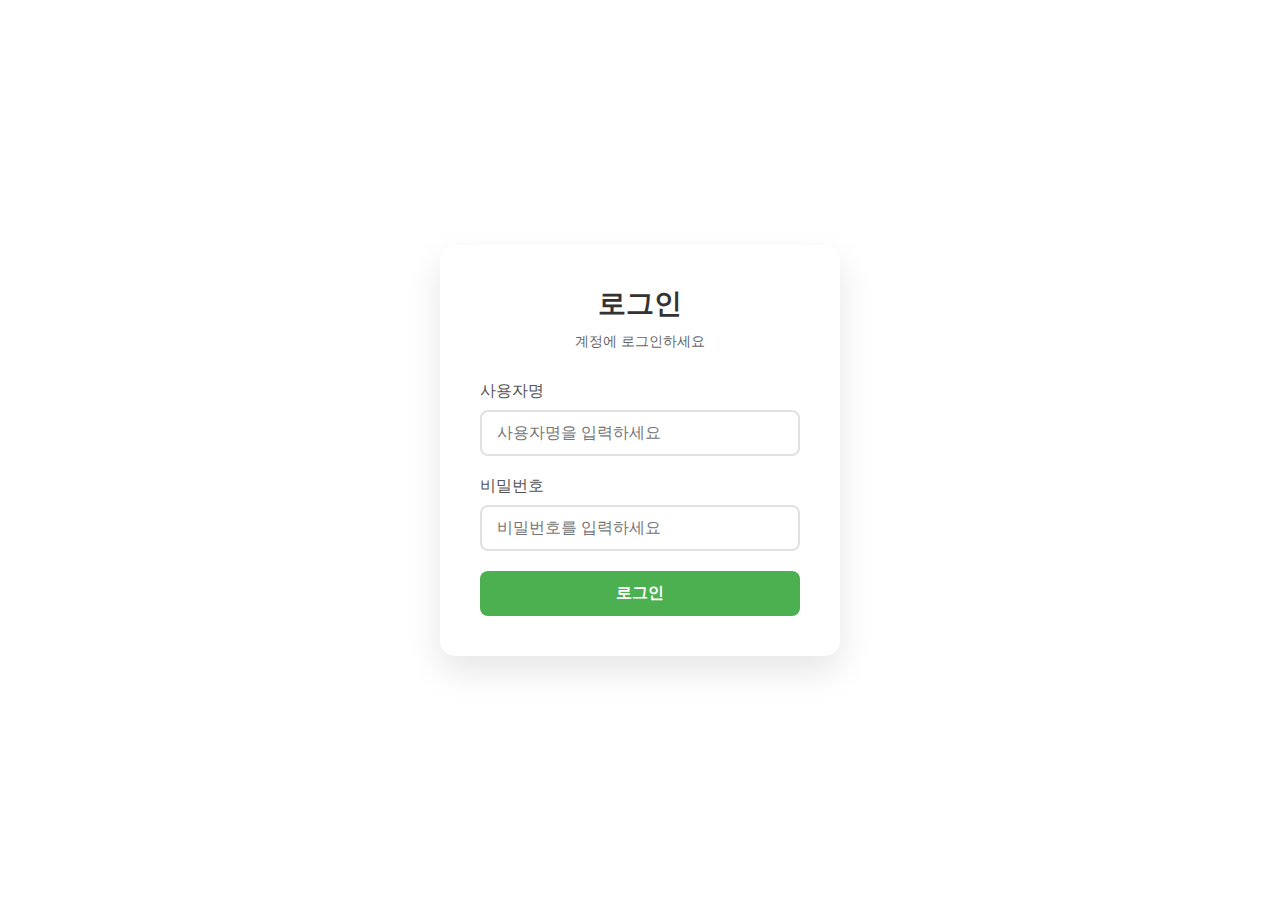
<file: src/main/resources/templates/index.html>
<!DOCTYPE html>
<html lang="ko">
<head>
    <meta charset="UTF-8">
    <meta name="viewport" content="width=device-width, initial-scale=1.0">
    <title>로그인</title>
    <style>
        * {
            margin: 0;
            padding: 0;
            box-sizing: border-box;
        }
        
        body {
            font-family: 'Arial', sans-serif;
            background: white;
            min-height: 100vh;
            display: flex;
            justify-content: center;
            align-items: center;
        }
        
        .login-container {
            background: white;
            padding: 40px;
            border-radius: 15px;
            box-shadow: 0 15px 35px rgba(0, 0, 0, 0.1);
            width: 100%;
            max-width: 400px;
        }
        
        .login-header {
            text-align: center;
            margin-bottom: 30px;
        }
        
        .login-header h1 {
            color: #333;
            font-size: 28px;
            margin-bottom: 10px;
        }
        
        .login-header p {
            color: #666;
            font-size: 14px;
        }
        
        .form-group {
            margin-bottom: 20px;
        }
        
        .form-group label {
            display: block;
            margin-bottom: 8px;
            color: #555;
            font-weight: 500;
        }
        
        .form-group input {
            width: 100%;
            padding: 12px 15px;
            border: 2px solid #e1e1e1;
            border-radius: 8px;
            font-size: 16px;
            transition: border-color 0.3s;
        }
        
        .form-group input:focus {
            outline: none;
            border-color: #667eea;
        }
        
        .login-btn {
            width: 100%;
            padding: 12px;
            background: #4CAF50;
            color: white;
            border: none;
            border-radius: 8px;
            font-size: 16px;
            font-weight: 600;
            cursor: pointer;
            transition: transform 0.2s;
        }
        
        .login-btn:hover {
            transform: translateY(-2px);
        }
        
        .forgot-password {
            text-align: center;
            margin-top: 20px;
        }
        
        .forgot-password a {
            color: #667eea;
            text-decoration: none;
            font-size: 14px;
        }
        
        .forgot-password a:hover {
            text-decoration: underline;
        }
        
        .signup-link {
            text-align: center;
            margin-top: 20px;
            padding-top: 20px;
            border-top: 1px solid #e1e1e1;
        }
        
        .signup-link a {
            color: #66ea7c;
            text-decoration: none;
            font-weight: 500;
        }
        
        .signup-link a:hover {
            text-decoration: underline;
        }
    </style>
</head>
<body>
    <div class="login-container">
        <div class="login-header">
            <h1>로그인</h1>
            <p>계정에 로그인하세요</p>
        </div>
        
		<form action="/calculator" method="get">
            <div class="form-group">
                <label for="username">사용자명</label>
                <input type="text" id="username" name="username" placeholder="사용자명을 입력하세요" required>
            </div>
            
            <div class="form-group">
                <label for="password">비밀번호</label>
                <input type="password" id="password" name="password" placeholder="비밀번호를 입력하세요" required>
            </div>
            
            <button type="submit" class="login-btn">로그인</button>
        </form>
        
        
    </div>
</body>
</html>
</file>
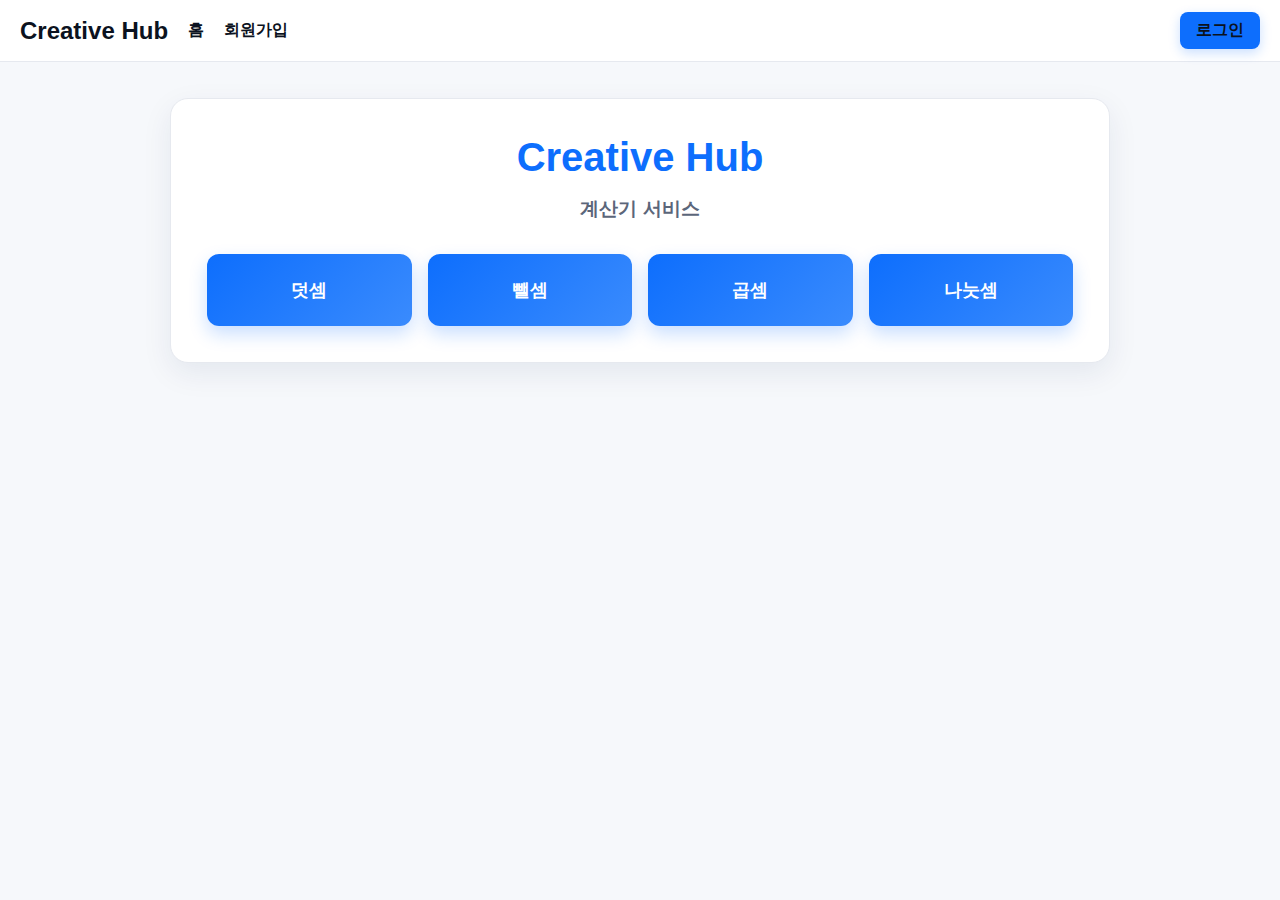
<file: src/main/resources/templates/contents/index.html>
<!DOCTYPE html>
<html lang="ko">
<head>
    <meta charset="UTF-8">
    <meta name="viewport" content="width=device-width, initial-scale=1.0">
    <title>Creative Hub | 홈</title>
    <style>
        :root {
            --bg: #f6f8fb;
            --panel: #ffffff;
            --text: #0b1220;
            --muted: #5b667a;
            --primary: #0d6efd;
            --primary-dark: #0a58ca;
            --border: #e6e9ef;
            --shadow: 0 10px 30px rgba(15, 35, 95, 0.08);
        }
        * { box-sizing: border-box; }
        body { 
            margin: 0; 
            background: var(--bg); 
            color: var(--text); 
            font-family: -apple-system, BlinkMacSystemFont, "Segoe UI", Roboto, "Noto Sans KR", "Apple SD Gothic Neo", "Malgun Gothic", Arial, sans-serif; 
        }

        /* Navigation */
        .nav { 
            display: flex; 
            align-items: center; 
            gap: 20px; 
            padding: 12px 20px; 
            background: #fff; 
            border-bottom: 1px solid var(--border); 
            position: sticky; 
            top: 0; 
        }
        .brand { 
            font-weight: 900; 
            font-size: 1.5rem;
            color: var(--primary);
        }
        .nav a { 
            text-decoration: none; 
            color: inherit; 
            font-weight: 700; 
        }
        .spacer { flex: 1; }
        .nav-links {
            display: flex;
            list-style: none;
            gap: 1rem;
            margin: 0;
            padding: 0;
        }
        .nav-links li {
            margin: 0;
        }
        .login-btn {
            background-color: var(--primary);
            color: white;
            padding: 8px 16px;
            border-radius: 8px;
            text-decoration: none;
            font-weight: bold;
            box-shadow: 0 4px 12px rgba(13, 110, 253, 0.22);
        }
        .login-btn:hover {
            background-color: var(--primary-dark);
        }

        /* Main content */
        .wrapper { 
            max-width: 980px; 
            margin: 36px auto; 
            padding: 0 20px; 
            display: grid; 
            grid-template-columns: 1fr; 
            gap: 24px; 
        }
        .hero-section {
            background: var(--panel);
            border: 1px solid var(--border);
            border-radius: 18px;
            box-shadow: var(--shadow);
            padding: 36px;
            text-align: center;
        }
        .hero-section h1 {
            margin: 0 0 16px;
            font-size: 2.5rem;
            font-weight: 900;
            color: var(--primary);
        }
        .hero-section h2 {
            margin: 0 0 32px;
            font-size: 1.2rem;
            color: var(--muted);
        }
        .calculator-grid {
            display: grid;
            grid-template-columns: repeat(auto-fit, minmax(200px, 1fr));
            gap: 16px;
            margin-top: 24px;
        }
        .calc-item {
            background: linear-gradient(135deg, var(--primary), #3a8bfd);
            color: white;
            padding: 24px;
            border-radius: 12px;
            text-decoration: none;
            text-align: center;
            font-weight: 700;
            font-size: 1.1rem;
            box-shadow: 0 8px 18px rgba(13, 110, 253, 0.22);
            transition: transform 0.2s ease;
        }
        .calc-item:hover {
            transform: translateY(-2px);
            box-shadow: 0 12px 24px rgba(13, 110, 253, 0.3);
        }

        @media (max-width: 860px) {
            .calculator-grid {
                grid-template-columns: 1fr;
            }
        }
    </style>
</head>
<body>
    <nav class="nav">
        <a class="brand" href="/">Creative Hub</a>
        <a href="/">홈</a>
        <a href="/auth/register">회원가입</a>
        <span class="spacer"></span>
        <a href="/auth/login" class="login-btn">로그인</a>
    </nav>

    <main class="wrapper" role="main">
        <section class="hero-section" aria-label="계산기 메뉴">
            <h1>Creative Hub</h1>
            <h2>계산기 서비스</h2>
            <div class="calculator-grid">
                <a href="/calculator/plus" class="calc-item">덧셈</a>
                <a href="/calculator/minus" class="calc-item">뺄셈</a>
                <a href="/calculator/gob" class="calc-item">곱셈</a>
                <a href="/calculator/nanum" class="calc-item">나눗셈</a>
            </div>
        </section>
    </main>
</body>
</html>
</file>
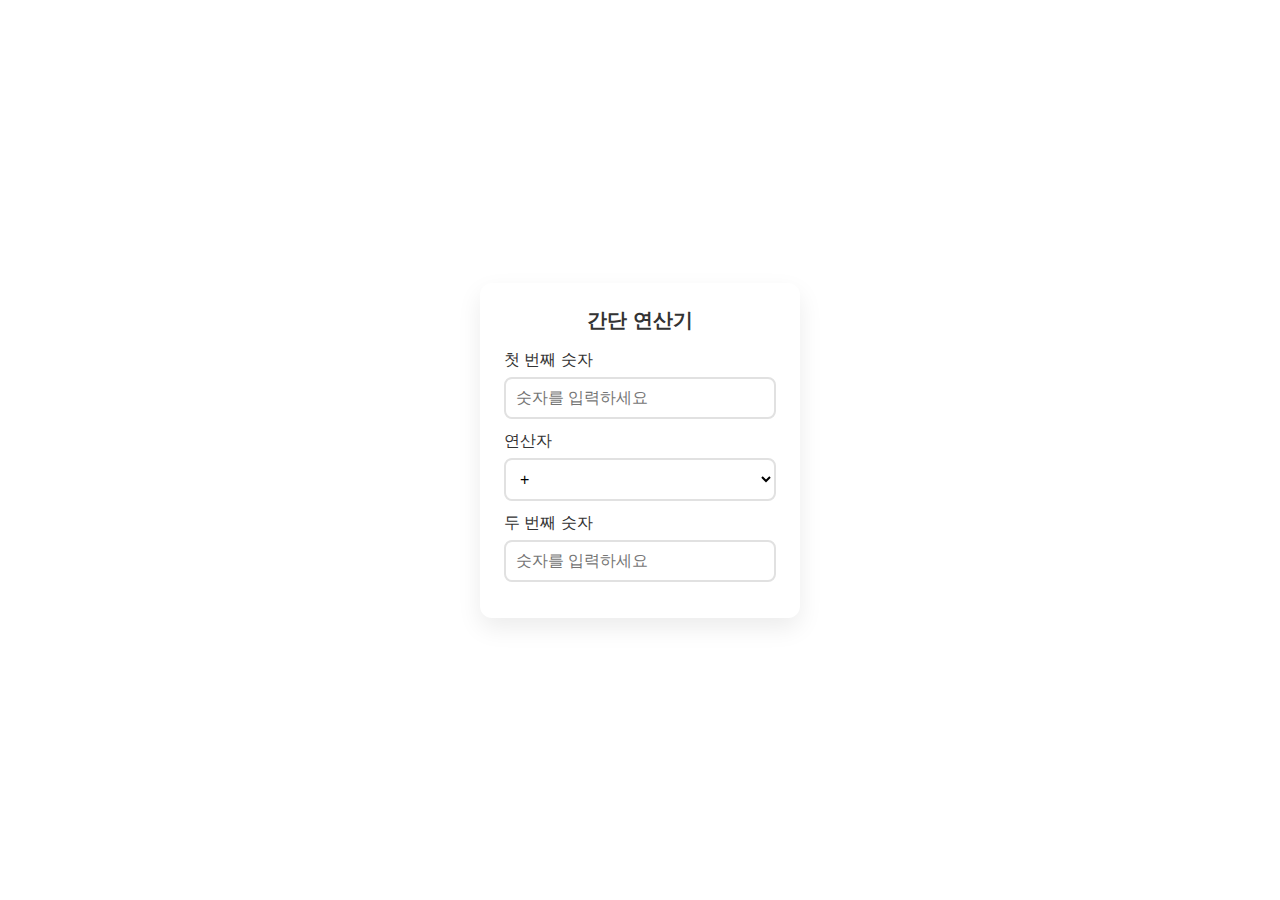
<file: src/main/resources/templates/calculator.html>
<!DOCTYPE html>
<html lang="ko">
<head>
    <meta charset="UTF-8">
    <meta name="viewport" content="width=device-width, initial-scale=1.0">
    <title>로그인 계산기</title>
    <style>
        * {
            margin: 0;
            padding: 0;
            box-sizing: border-box;
        }
        
        body {
            font-family: 'Arial', sans-serif;
            background: white;
            min-height: 100vh;
            display: flex;
            justify-content: center;
            align-items: center;
        }
        
        .login-container {
            background: white;
            padding: 40px;
            border-radius: 15px;
            box-shadow: 0 15px 35px rgba(0, 0, 0, 0.1);
            width: 100%;
            max-width: 400px;
            margin-bottom: 20px;
        }
        
        .login-header {
            text-align: center;
            margin-bottom: 30px;
        }
        
        .login-header h1 {
            color: #333;
            font-size: 28px;
            margin-bottom: 10px;
        }
        
        .login-header p {
            color: #666;
            font-size: 14px;
        }
        
        .form-group {
            margin-bottom: 20px;
        }
        
        .form-group label {
            display: block;
            margin-bottom: 8px;
            color: #555;
            font-weight: 500;
        }
        
        .form-group input {
            width: 100%;
            padding: 12px 15px;
            border: 2px solid #e1e1e1;
            border-radius: 8px;
            font-size: 16px;
            transition: border-color 0.3s;
        }
        
        .form-group input:focus {
            outline: none;
            border-color: #667eea;
        }
        
        .login-btn {
            width: 100%;
            padding: 12px;
            background: #4CAF50;
            color: white;
            border: none;
            border-radius: 8px;
            font-size: 16px;
            font-weight: 600;
            cursor: pointer;
            transition: transform 0.2s;
        }
        
        .login-btn:hover {
            transform: translateY(-2px);
        }
        
        .calculator {
            background-color: #333;
            padding: 20px;
            border-radius: 10px;
            box-shadow: 0 4px 10px rgba(0,0,0,0.3);
            display: none;
        }
        
        .calculator.show {
            display: block;
        }
        
        .display {
            width: 100%;
            height: 60px;
            font-size: 24px;
            text-align: right;
            padding: 10px;
            margin-bottom: 10px;
            border: none;
            background-color: #000;
            color: #fff;
            border-radius: 5px;
        }
        .buttons {
            display: grid;
            grid-template-columns: repeat(4, 1fr);
            gap: 10px;
        }
        button {
            height: 60px;
            font-size: 18px;
            border: none;
            border-radius: 5px;
            cursor: pointer;
            transition: background-color 0.2s;
        }
        .number {
            background-color: #666;
            color: white;
        }
        .number:hover {
            background-color: #777;
        }
        .operator {
            background-color: #ff9500;
            color: white;
        }
        .operator:hover {
            background-color: #ffad33;
        }
        .clear {
            background-color: #a6a6a6;
            color: black;
        }
        .clear:hover {
            background-color: #bfbfbf;
        }
        .equals {
            background-color: #ff9500;
            color: white;
            grid-column: span 2;
        }
        .equals:hover {
            background-color: #ffad33;
        }
        /* 간단 연산기 UI 스타일 */
        .form-container {
            background: white;
            padding: 24px;
            border-radius: 12px;
            box-shadow: 0 10px 24px rgba(0,0,0,0.08);
            width: 320px;
        }
        .form-container h1 {
            text-align: center;
            margin-bottom: 16px;
            color: #333;
            font-size: 20px;
        }
        .input-group { margin-bottom: 12px; }
        .input-group label {
            display: block;
            margin-bottom: 6px;
            color: #333;
            font-weight: 500;
        }
        .input-group input,
        .input-group select {
            width: 100%;
            padding: 10px;
            border: 2px solid #e1e1e1;
            border-radius: 8px;
            font-size: 16px;
            background: #fff;
        }
    </style>
</head>
<body>
    <div class="form-container">
        <h1>간단 연산기</h1>
        <div class="input-group">
            <label for="num1">첫 번째 숫자</label>
            <input type="number" id="num1" placeholder="숫자를 입력하세요">
        </div>
        <div class="input-group">
            <label for="operator">연산자</label>
            <select id="operator">
                <option value="+">+</option>
                <option value="-">-</option>
                <option value="*">*</option>
                <option value="/">/</option>
            </select>
        </div>
        <div class="input-group">
            <label for="num2">두 번째 숫자</label>
            <input type="number" id="num2" placeholder="숫자를 입력하세요">
        </div>
    </div>
</body>
</html>
</file>
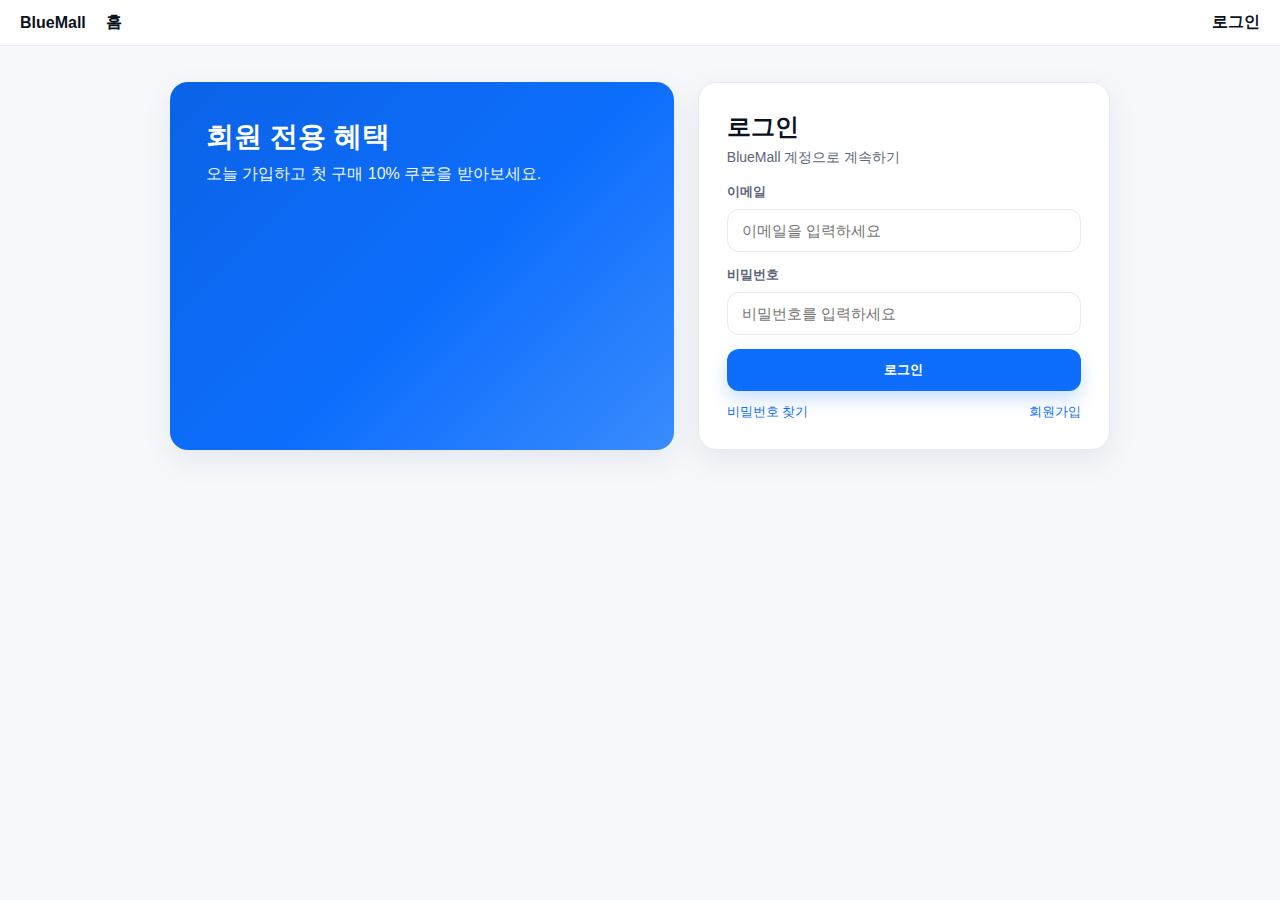
<file: src/main/resources/templates/auth/login.html>
<!DOCTYPE html>
<html lang="ko">
<head>
    <meta charset="UTF-8">
    <meta name="viewport" content="width=device-width, initial-scale=1.0">
    <title>BlueMall | 로그인</title>
    <style>
        :root {
            --bg: #f6f8fb;
            --panel: #ffffff;
            --text: #0b1220;
            --muted: #5b667a;
            --primary: #0d6efd;
            --primary-dark: #0a58ca;
            --border: #e6e9ef;
            --shadow: 0 10px 30px rgba(15, 35, 95, 0.08);
        }
        * { box-sizing: border-box; }
        body { margin: 0; background: var(--bg); color: var(--text); font-family: -apple-system, BlinkMacSystemFont, "Segoe UI", Roboto, "Noto Sans KR", "Apple SD Gothic Neo", "Malgun Gothic", Arial, sans-serif; }

        /* Top bar to match mall */
        .nav { display:flex; align-items:center; gap:20px; padding:12px 20px; background:#fff; border-bottom:1px solid var(--border); position:sticky; top:0; }
        .brand { font-weight: 900; }
        .nav a { text-decoration:none; color:inherit; font-weight:700; }
        .spacer { flex: 1; }

        /* Auth layout */
        .wrapper { max-width: 980px; margin: 36px auto; padding: 0 20px; display:grid; grid-template-columns: 1.1fr 0.9fr; gap: 24px; }
        .promo { background: linear-gradient(135deg, #0b63e6, #0d6efd 55%, #3a8bfd); color:#fff; border-radius:18px; padding:36px; box-shadow: var(--shadow); }
        .promo h2 { margin:0 0 8px; font-size:28px; font-weight:900; }
        .promo p { margin:0; opacity:.95; }

        .panel { background: var(--panel); border:1px solid var(--border); border-radius:18px; box-shadow: var(--shadow); padding:28px; }
        .title { margin:0 0 6px; font-size:24px; font-weight:900; }
        .hint { margin:0 0 16px; color: var(--muted); font-size:14px; }
        .field { display:grid; gap:8px; margin-bottom:14px; }
        .label { font-size:13px; color: var(--muted); font-weight:700; }
        .input { padding:12px 14px; border:1.5px solid var(--border); border-radius:12px; background:#fff; font-size:15px; }
        .input:focus { outline:none; border-color: var(--primary); box-shadow: 0 0 0 4px rgba(13,110,253,.10); }
        .btn { width:100%; padding:12px 14px; border:0; border-radius:12px; font-weight:800; color:#fff; background: var(--primary); box-shadow: 0 8px 18px rgba(13,110,253,.22); }
        .btn:hover { background: var(--primary-dark); }
        .links { display:flex; justify-content:space-between; margin-top:12px; font-size:13px; }
        .links a { color: var(--primary); text-decoration:none; }
        .links a:hover { text-decoration:underline; }

        @media (max-width: 860px){ .wrapper{ grid-template-columns:1fr; } }
    </style>
    <link rel="preconnect" href="/">
    <meta name="theme-color" content="#0d6efd">
    <meta name="description" content="BlueMall 계정 로그인">
    <link rel="icon" href="data:,">
    <meta name="robots" content="noindex">
</head>
<body>
    <nav class="nav">
        <a class="brand" href="/">BlueMall</a>
        <a href="/">홈</a>
        <span class="spacer"></span>
        <a href="/calculator/gob">로그인</a>
    </nav>

    <main class="wrapper" role="main">
        <section class="promo" aria-label="혜택">
            <h2>회원 전용 혜택</h2>
            <p>오늘 가입하고 첫 구매 10% 쿠폰을 받아보세요.</p>
        </section>
        <section class="panel" aria-label="로그인 폼">
            <h1 class="title">로그인</h1>
            <p class="hint">BlueMall 계정으로 계속하기</p>

            <form action="/login" method="post">
                <div class="field">
                    <label for="email" class="label">이메일</label>
                    <input class="input" id="email" name="email" type="text" placeholder="이메일을 입력하세요">
                </div>
                <div class="field">
                    <label for="password" class="label">비밀번호</label>
                    <input class="input" id="password" name="password" type="password" placeholder="비밀번호를 입력하세요">
                </div>
                <button class="btn" type="submit">로그인</button>
                <div class="links">
                    <a href="#">비밀번호 찾기</a>
                    <a href="#">회원가입</a>
                </div>
            </form>
        </section>
    </main>
</body>
</html>
</file>
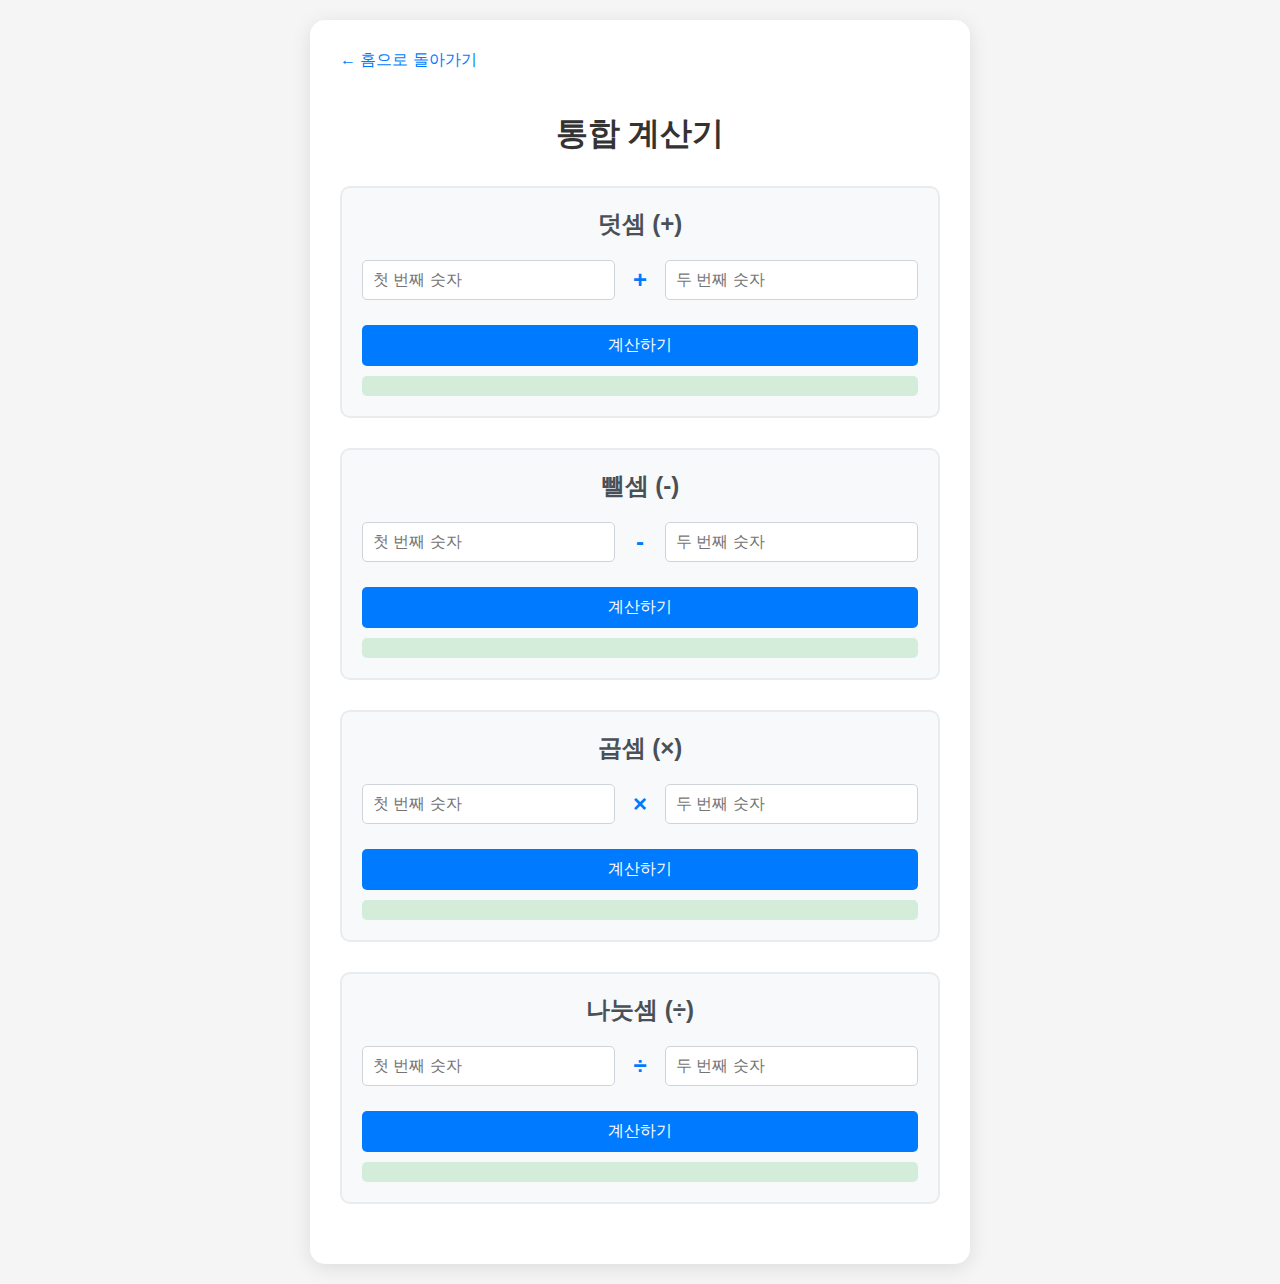
<file: src/main/resources/templates/calculator/calculator.html>
<!DOCTYPE html>
<html lang="ko">

<head>
    <meta charset="UTF-8">
    <meta name="viewport" content="width=device-width, initial-scale=1.0">
    <title>통합 계산기 - Creative Hub</title>
    <style>
        body {
            font-family: -apple-system, BlinkMacSystemFont, "Segoe UI", Roboto, "Noto Sans KR", Arial, sans-serif;
            margin: 0;
            padding: 20px;
            background-color: #f5f5f5;
        }

        .container {
            max-width: 600px;
            margin: 0 auto;
            background: white;
            padding: 30px;
            border-radius: 15px;
            box-shadow: 0 4px 20px rgba(0, 0, 0, 0.1);
        }

        .back-link {
            display: inline-block;
            margin-bottom: 20px;
            color: #007bff;
            text-decoration: none;
            font-weight: 500;
        }

        .back-link:hover {
            text-decoration: underline;
        }

        h1 {
            text-align: center;
            color: #333;
            margin-bottom: 30px;
        }

        .calculator-section {
            margin-bottom: 30px;
            padding: 20px;
            border: 2px solid #e9ecef;
            border-radius: 10px;
            background-color: #f8f9fa;
        }

        .calculator-section h2 {
            margin-top: 0;
            color: #495057;
            text-align: center;
        }

        .input-group {
            display: flex;
            gap: 10px;
            margin-bottom: 15px;
            align-items: center;
        }

        .input-group input {
            flex: 1;
            padding: 10px;
            border: 1px solid #ced4da;
            border-radius: 5px;
            font-size: 16px;
        }

        .operator {
            font-size: 24px;
            font-weight: bold;
            color: #007bff;
            min-width: 30px;
            text-align: center;
        }

        .result {
            font-size: 18px;
            font-weight: bold;
            color: #28a745;
            text-align: center;
            padding: 10px;
            background-color: #d4edda;
            border-radius: 5px;
            margin-top: 10px;
        }

        .calculate-btn {
            background-color: #007bff;
            color: white;
            border: none;
            padding: 10px 20px;
            border-radius: 5px;
            cursor: pointer;
            font-size: 16px;
            width: 100%;
            margin-top: 10px;
        }

        .calculate-btn:hover {
            background-color: #0056b3;
        }
    </style>
</head>

<body>
    <div class="container">
        <a href="/" class="back-link">← 홈으로 돌아가기</a>

        <h1>통합 계산기</h1>

        <!-- 덧셈 계산기 -->
        <div class="calculator-section">
            <h2>덧셈 (+)</h2>
            <form action="/calculator/calculate" method="get">
                <input type="hidden" name="operation" value="add">
                <div class="input-group">
                    <input type="number" name="num1" placeholder="첫 번째 숫자" value="${num1}" required>
                    <span class="operator">+</span>
                    <input type="number" name="num2" placeholder="두 번째 숫자" value="${num2}" required>
                </div>
                <button type="submit" class="calculate-btn">계산하기</button>
            </form>
            <div class="result" th:if="${result != null and operation == 'add'}" th:text="${result}"></div>
        </div>

        <!-- 뺄셈 계산기 -->
        <div class="calculator-section">
            <h2>뺄셈 (-)</h2>
            <form action="/calculator/calculate" method="get">
                <input type="hidden" name="operation" value="sub">
                <div class="input-group">
                    <input type="number" name="num1" placeholder="첫 번째 숫자" value="${num1}" required>
                    <span class="operator">-</span>
                    <input type="number" name="num2" placeholder="두 번째 숫자" value="${num2}" required>
                </div>
                <button type="submit" class="calculate-btn">계산하기</button>
            </form>
            <div class="result" th:if="${result != null and operation == 'sub'}" th:text="${result}"></div>
        </div>

        <!-- 곱셈 계산기 -->
        <div class="calculator-section">
            <h2>곱셈 (×)</h2>
            <form action="/calculator/calculate" method="get">
                <input type="hidden" name="operation" value="mul">
                <div class="input-group">
                    <input type="number" name="num1" placeholder="첫 번째 숫자" value="${num1}" required>
                    <span class="operator">×</span>
                    <input type="number" name="num2" placeholder="두 번째 숫자" value="${num2}" required>
                </div>
                <button type="submit" class="calculate-btn">계산하기</button>
            </form>
            <div class="result" th:if="${result != null and operation == 'mul'}" th:text="${result}"></div>
        </div>

        <!-- 나눗셈 계산기 -->
        <div class="calculator-section">
            <h2>나눗셈 (÷)</h2>
            <form action="/calculator/calculate" method="get">
                <input type="hidden" name="operation" value="div">
                <div class="input-group">
                    <input type="number" name="num1" placeholder="첫 번째 숫자" value="${num1}" required>
                    <span class="operator">÷</span>
                    <input type="number" name="num2" placeholder="두 번째 숫자" value="${num2}" required>
                </div>
                <button type="submit" class="calculate-btn">계산하기</button>
            </form>
            <div class="result" th:if="${result != null and operation == 'div'}" th:text="${result}"></div>
        </div>
    </div>

</body>

</html>
</file>
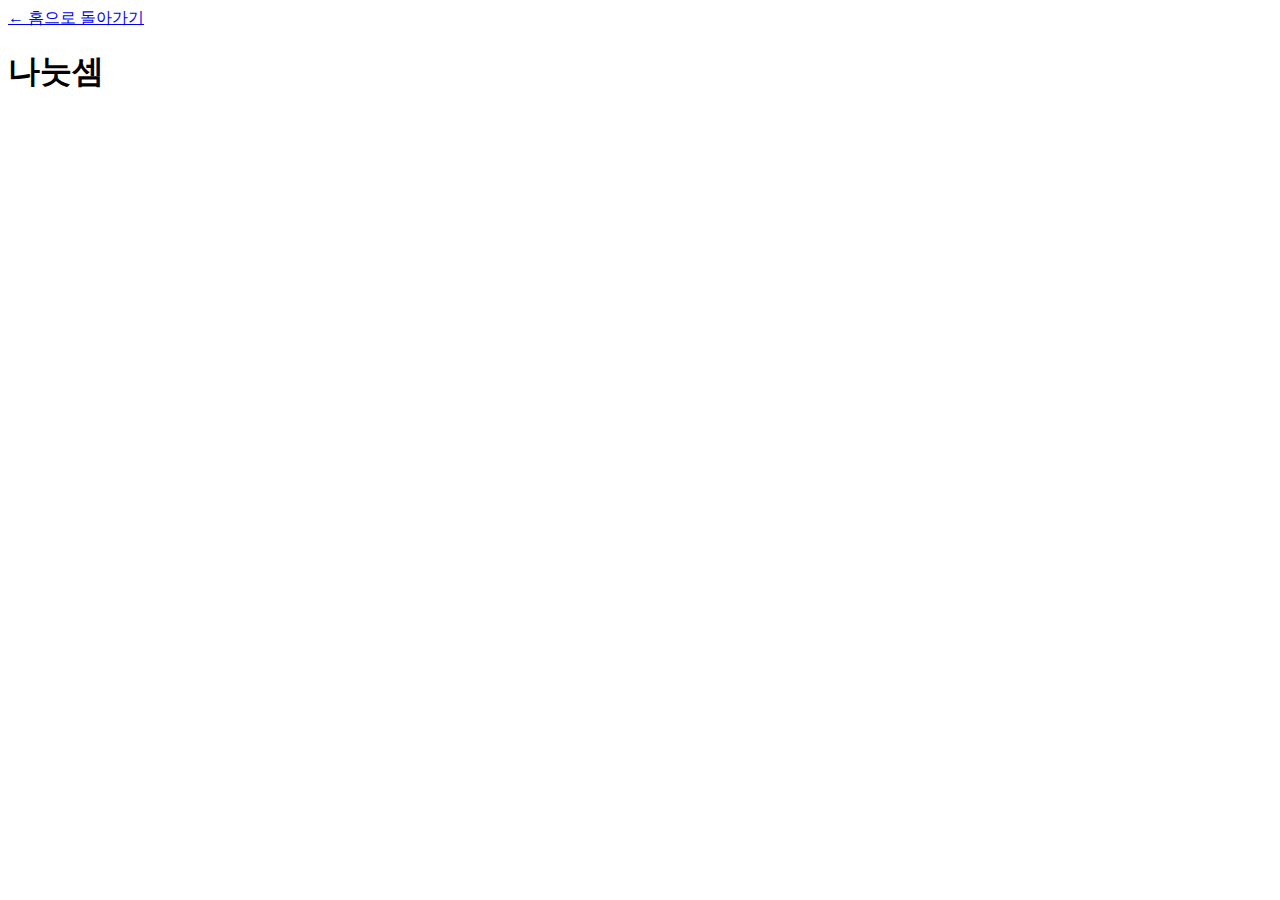
<file: src/main/resources/templates/calculator/nanum.html>
<!DOCTYPE html>
<html lang="ko">
<head>
<meta charset="UTF-8">
<meta name="viewport" content="width=device-width, initial-scale=1.0">
<title>계산기 - Creative Hub</title>
</head>
<body>
<a href="/" class="back-link">
← 홈으로 돌아가기
</a>
<div class="login-container">
<div class="login-header">
<h1>나눗셈</h1>
</div>
</div>
</body>
</html>
</file>
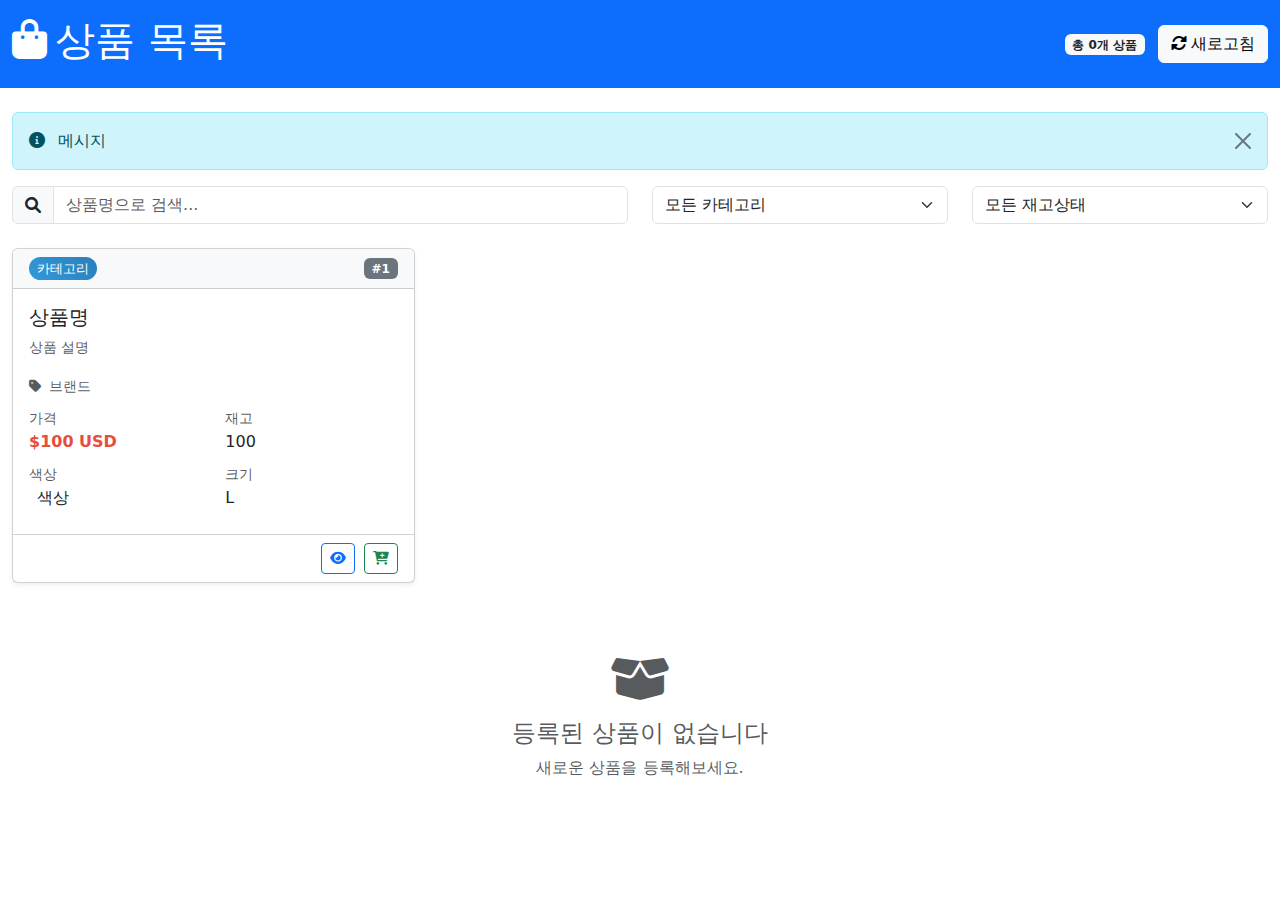
<file: src/main/resources/templates/product/list.html>
<!DOCTYPE html>
<html lang="ko" xmlns:th="http://www.thymeleaf.org">

<head>
    <meta charset="UTF-8">
    <meta name="viewport" content="width=device-width, initial-scale=1.0">
    <title>상품 목록</title>
    <link href="https://cdn.jsdelivr.net/npm/bootstrap@5.1.3/dist/css/bootstrap.min.css" rel="stylesheet">
    <link href="https://cdnjs.cloudflare.com/ajax/libs/font-awesome/6.0.0/css/all.min.css" rel="stylesheet">
    <style>
        .product-card {
            transition: transform 0.2s;
        }

        .product-card:hover {
            transform: translateY(-5px);
            box-shadow: 0 4px 15px rgba(0, 0, 0, 0.1);
        }

        .availability-badge {
            font-size: 0.8em;
        }

        .price-highlight {
            font-weight: bold;
            color: #e74c3c;
        }

        .category-tag {
            background: linear-gradient(45deg, #3498db, #2980b9);
            color: white;
            padding: 2px 8px;
            border-radius: 12px;
            font-size: 0.8em;
        }
    </style>
</head>

<body>
    <div class="container-fluid">
        <!-- 헤더 -->
        <div class="row bg-primary text-white py-3 mb-4">
            <div class="col-12">
                <div class="d-flex justify-content-between align-items-center">
                    <h1><i class="fas fa-shopping-bag me-2"></i>상품 목록</h1>
                    <div>
                        <span class="badge bg-light text-dark me-2">총 <span th:text="${products.size()}">0</span>개
                            상품</span>
                        <a href="/products/all" class="btn btn-light">
                            <i class="fas fa-sync-alt me-1"></i>새로고침
                        </a>
                    </div>
                </div>
            </div>
        </div>

        <!-- 메시지 표시 -->
        <div th:if="${messenger}" class="alert alert-info alert-dismissible fade show" role="alert">
            <i class="fas fa-info-circle me-2"></i>
            <span th:text="${messenger.message}">메시지</span>
            <button type="button" class="btn-close" data-bs-dismiss="alert"></button>
        </div>

        <!-- 필터 및 검색 -->
        <div class="row mb-4">
            <div class="col-md-6">
                <div class="input-group">
                    <span class="input-group-text"><i class="fas fa-search"></i></span>
                    <input type="text" class="form-control" placeholder="상품명으로 검색..." id="searchInput">
                </div>
            </div>
            <div class="col-md-3">
                <select class="form-select" id="categoryFilter">
                    <option value="">모든 카테고리</option>
                    <option th:each="product : ${products}" th:value="${product.category}"
                        th:text="${product.category}"></option>
                </select>
            </div>
            <div class="col-md-3">
                <select class="form-select" id="availabilityFilter">
                    <option value="">모든 재고상태</option>
                    <option value="in_stock">재고있음</option>
                    <option value="limited_stock">재고부족</option>
                    <option value="out_of_stock">품절</option>
                    <option value="pre_order">사전주문</option>
                    <option value="backorder">주문대기</option>
                    <option value="discontinued">단종</option>
                </select>
            </div>
        </div>

        <!-- 상품 그리드 -->
        <div class="row" id="productGrid">
            <div th:each="product : ${products}" class="col-lg-4 col-md-6 mb-4 product-item"
                th:data-name="${product.name}" th:data-category="${product.category}"
                th:data-availability="${product.availability}">
                <div class="card h-100 product-card shadow-sm">
                    <div class="card-header bg-light">
                        <div class="d-flex justify-content-between align-items-center">
                            <span class="category-tag" th:text="${product.category}">카테고리</span>
                            <span class="badge bg-secondary" th:text="'#' + ${product.index}">#1</span>
                        </div>
                    </div>
                    <div class="card-body">
                        <h5 class="card-title text-truncate" th:text="${product.name}">상품명</h5>
                        <p class="card-text text-muted small" th:text="${product.description}">상품 설명</p>

                        <div class="mb-2">
                            <small class="text-muted">
                                <i class="fas fa-tag me-1"></i>
                                <span th:text="${product.brand}">브랜드</span>
                            </small>
                        </div>

                        <div class="row mb-2">
                            <div class="col-6">
                                <small class="text-muted">가격</small>
                                <div class="price-highlight" th:text="${product.price} + ' ' + ${product.currency}">$100
                                    USD</div>
                            </div>
                            <div class="col-6">
                                <small class="text-muted">재고</small>
                                <div th:text="${product.stock}">100</div>
                            </div>
                        </div>

                        <div class="row mb-2">
                            <div class="col-6">
                                <small class="text-muted">색상</small>
                                <div class="d-flex align-items-center">
                                    <div class="color-box me-2"
                                        th:style="'background-color: ' + ${product.color} + '; width: 20px; height: 20px; border-radius: 3px;'">
                                    </div>
                                    <span th:text="${product.color}">색상</span>
                                </div>
                            </div>
                            <div class="col-6">
                                <small class="text-muted">크기</small>
                                <div th:text="${product.size}">L</div>
                            </div>
                        </div>
                    </div>
                    <div class="card-footer bg-transparent">
                        <div class="d-flex justify-content-between align-items-center">
                            <span class="badge availability-badge"
                                th:classappend="${product.availability == 'in_stock'} ? 'bg-success' : 
                                                (${product.availability == 'limited_stock'} ? 'bg-warning' : 
                                                (${product.availability == 'out_of_stock'} ? 'bg-danger' : 'bg-secondary'))"
                                th:text="${product.availability}">재고상태</span>
                            <div>
                                <button class="btn btn-sm btn-outline-primary me-1">
                                    <i class="fas fa-eye"></i>
                                </button>
                                <button class="btn btn-sm btn-outline-success">
                                    <i class="fas fa-cart-plus"></i>
                                </button>
                            </div>
                        </div>
                    </div>
                </div>
            </div>
        </div>

        <!-- 상품이 없을 때 -->
        <div th:if="${products.empty}" class="text-center py-5">
            <i class="fas fa-box-open fa-3x text-muted mb-3"></i>
            <h4 class="text-muted">등록된 상품이 없습니다</h4>
            <p class="text-muted">새로운 상품을 등록해보세요.</p>
        </div>
    </div>

    <script src="https://cdn.jsdelivr.net/npm/bootstrap@5.1.3/dist/js/bootstrap.bundle.min.js"></script>
    <script>
        // 페이지 로드 시 카테고리 필터 초기화
        document.addEventListener('DOMContentLoaded', function () {
            initializeCategoryFilter();
        });

        function initializeCategoryFilter() {
            const categoryFilter = document.getElementById('categoryFilter');
            const products = document.querySelectorAll('.product-item');
            const categories = new Set();

            // 모든 상품에서 카테고리 수집
            products.forEach(product => {
                const category = product.dataset.category;
                if (category) {
                    categories.add(category);
                }
            });

            // 기존 옵션 제거 (첫 번째 "모든 카테고리" 옵션 제외)
            while (categoryFilter.children.length > 1) {
                categoryFilter.removeChild(categoryFilter.lastChild);
            }

            // 중복 제거된 카테고리 옵션 추가
            categories.forEach(category => {
                const option = document.createElement('option');
                option.value = category;
                option.textContent = category;
                categoryFilter.appendChild(option);
            });
        }

        // 검색 기능
        document.getElementById('searchInput').addEventListener('input', function () {
            const searchTerm = this.value.toLowerCase();
            filterProducts();
        });

        // 카테고리 필터
        document.getElementById('categoryFilter').addEventListener('change', function () {
            filterProducts();
        });

        // 재고상태 필터
        document.getElementById('availabilityFilter').addEventListener('change', function () {
            filterProducts();
        });

        function filterProducts() {
            const searchTerm = document.getElementById('searchInput').value.toLowerCase();
            const categoryFilter = document.getElementById('categoryFilter').value;
            const availabilityFilter = document.getElementById('availabilityFilter').value;

            const products = document.querySelectorAll('.product-item');

            products.forEach(product => {
                const name = product.dataset.name.toLowerCase();
                const category = product.dataset.category;
                const availability = product.dataset.availability;

                const matchesSearch = name.includes(searchTerm);
                const matchesCategory = !categoryFilter || category === categoryFilter;
                const matchesAvailability = !availabilityFilter || availability === availabilityFilter;

                if (matchesSearch && matchesCategory && matchesAvailability) {
                    product.style.display = 'block';
                } else {
                    product.style.display = 'none';
                }
            });
        }
    </script>
</body>

</html>
</file>
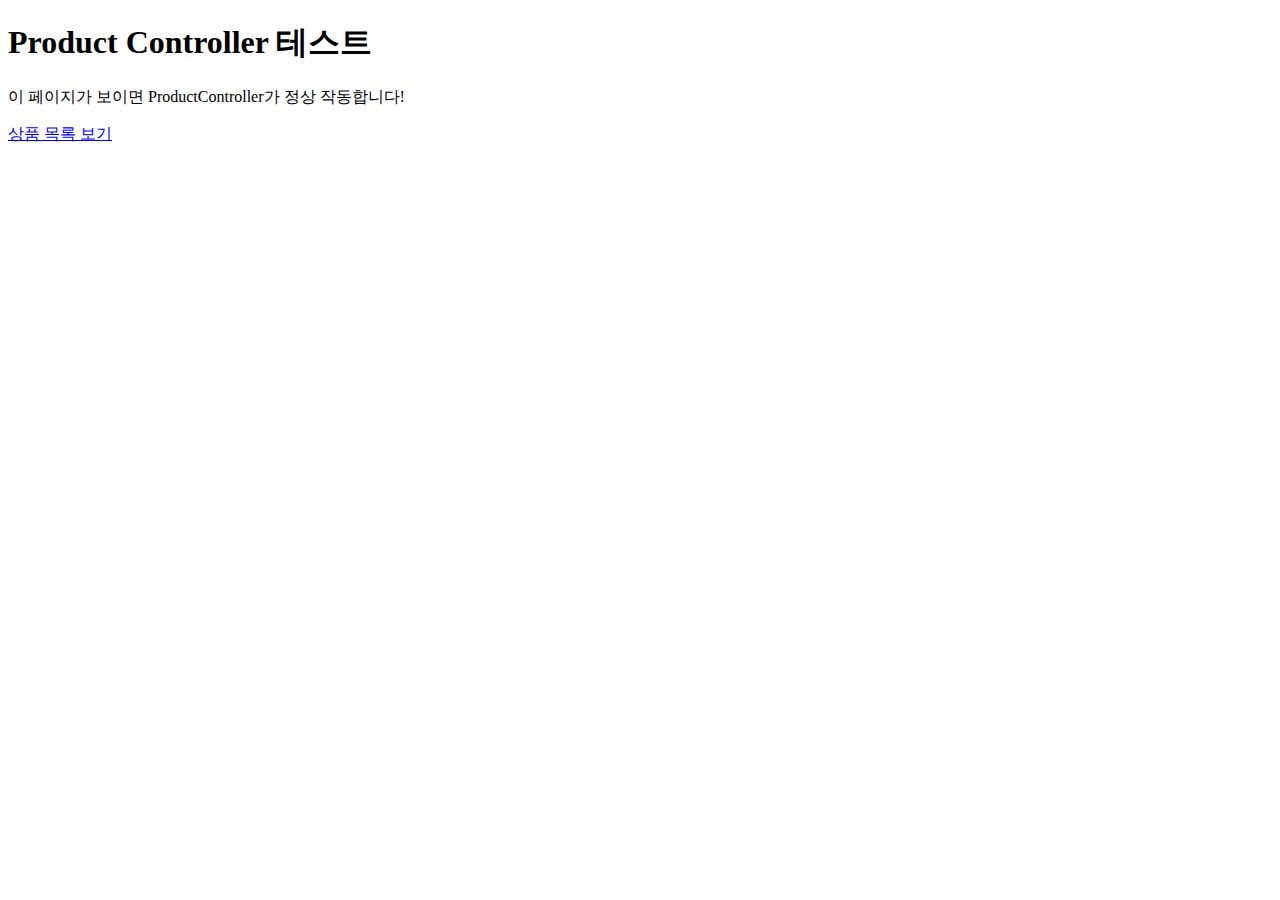
<file: src/main/resources/templates/product/test.html>
<!DOCTYPE html>
<html lang="ko">

<head>
    <meta charset="UTF-8">
    <meta name="viewport" content="width=device-width, initial-scale=1.0">
    <title>테스트 페이지</title>
</head>

<body>
    <h1>Product Controller 테스트</h1>
    <p>이 페이지가 보이면 ProductController가 정상 작동합니다!</p>
    <a href="/products/all">상품 목록 보기</a>
</body>

</html>
</file>
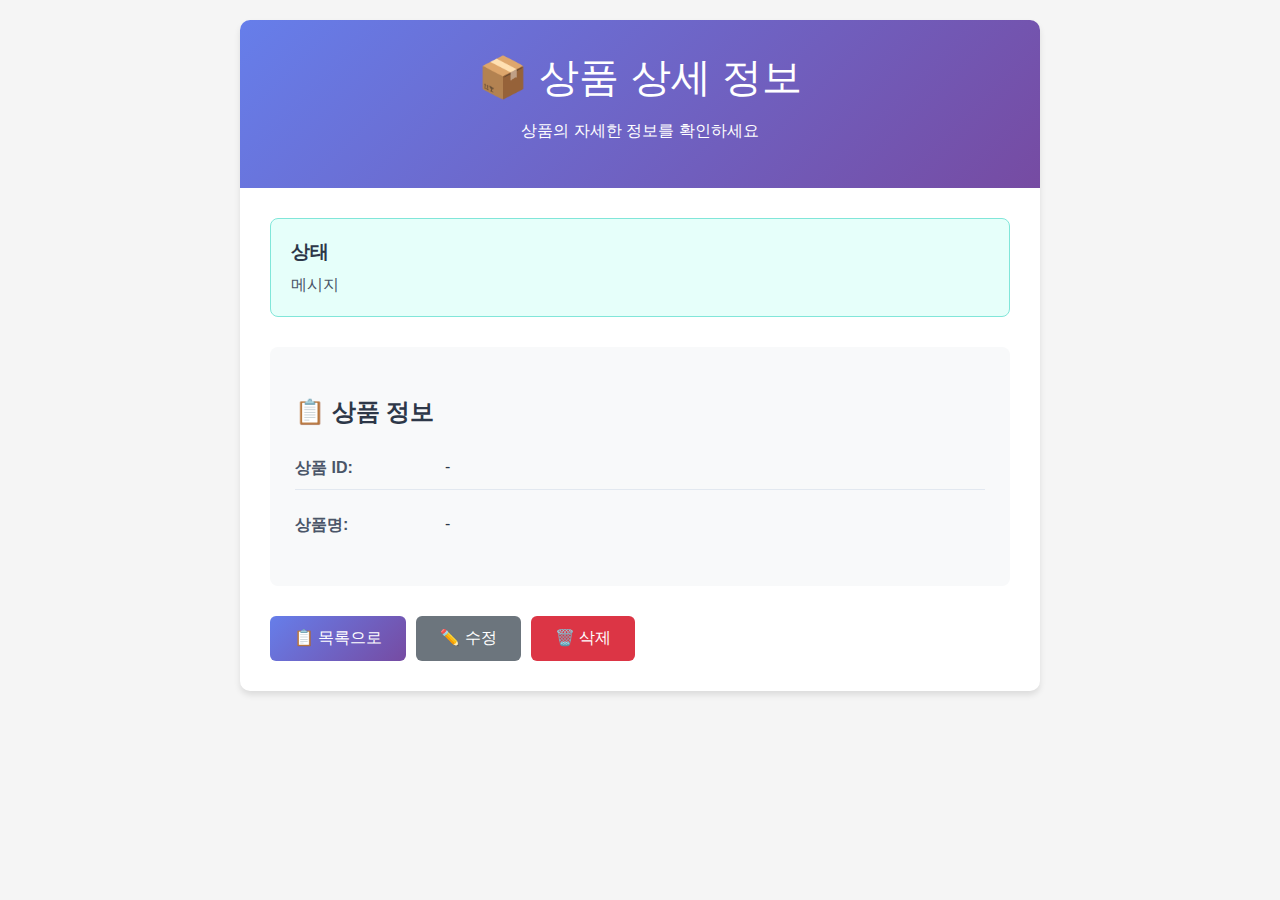
<file: src/main/resources/templates/user/detail.html>
<!DOCTYPE html>
<html lang="ko" xmlns:th="http://www.thymeleaf.org">

<head>
    <meta charset="UTF-8">
    <meta name="viewport" content="width=device-width, initial-scale=1.0">
    <title>상품 상세 정보</title>
    <style>
        body {
            font-family: 'Segoe UI', Tahoma, Geneva, Verdana, sans-serif;
            margin: 0;
            padding: 20px;
            background-color: #f5f5f5;
        }

        .container {
            max-width: 800px;
            margin: 0 auto;
            background: white;
            border-radius: 10px;
            box-shadow: 0 4px 6px rgba(0, 0, 0, 0.1);
            overflow: hidden;
        }

        .header {
            background: linear-gradient(135deg, #667eea 0%, #764ba2 100%);
            color: white;
            padding: 30px;
            text-align: center;
        }

        .header h1 {
            margin: 0;
            font-size: 2.5em;
            font-weight: 300;
        }

        .content {
            padding: 30px;
        }

        .message {
            background: #e6fffa;
            border: 1px solid #81e6d9;
            border-radius: 8px;
            padding: 20px;
            margin-bottom: 30px;
        }

        .message h3 {
            margin: 0 0 10px 0;
            color: #2d3748;
        }

        .message p {
            margin: 0;
            color: #4a5568;
        }

        .success {
            background: #f0fff4;
            border-color: #68d391;
        }

        .error {
            background: #fed7d7;
            border-color: #fc8181;
        }

        .product-detail {
            background: #f8f9fa;
            border-radius: 8px;
            padding: 25px;
            margin-bottom: 30px;
        }

        .product-detail h3 {
            color: #2d3748;
            margin-bottom: 20px;
            font-size: 1.5em;
        }

        .detail-row {
            display: flex;
            margin-bottom: 15px;
            padding: 10px 0;
            border-bottom: 1px solid #e2e8f0;
        }

        .detail-row:last-child {
            border-bottom: none;
        }

        .detail-label {
            font-weight: 600;
            color: #4a5568;
            width: 150px;
            flex-shrink: 0;
        }

        .detail-value {
            color: #2d3748;
            flex: 1;
        }

        .btn-group {
            display: flex;
            gap: 10px;
            margin-top: 20px;
        }

        .btn {
            padding: 12px 24px;
            border: none;
            border-radius: 6px;
            cursor: pointer;
            font-size: 16px;
            font-weight: 500;
            text-decoration: none;
            display: inline-block;
            text-align: center;
            transition: transform 0.2s;
        }

        .btn:hover {
            transform: translateY(-2px);
        }

        .btn-primary {
            background: linear-gradient(135deg, #667eea 0%, #764ba2 100%);
            color: white;
        }

        .btn-secondary {
            background: #6c757d;
            color: white;
        }

        .btn-danger {
            background: #dc3545;
            color: white;
        }
    </style>
</head>

<body>
    <div class="container">
        <div class="header">
            <h1>📦 상품 상세 정보</h1>
            <p>상품의 자세한 정보를 확인하세요</p>
        </div>

        <div class="content">
            <div class="message" th:classappend="${messenger.code == 0 ? 'success' : 'error'}">
                <h3 th:text="${messenger.code == 0 ? '✅ 성공' : '❌ 오류'}">상태</h3>
                <p th:text="${messenger.message}">메시지</p>
            </div>

            <div th:if="${messenger.code == 0}" class="product-detail">
                <h3>📋 상품 정보</h3>
                
                <div class="detail-row">
                    <div class="detail-label">상품 ID:</div>
                    <div class="detail-value" th:text="${products.productId}">-</div>
                </div>
                
                <div class="detail-row">
                    <div class="detail-label">상품명:</div>
                    <div class="detail-value" th:text="${products.productName}">-</div>
                </div>
            </div>

            <div class="btn-group">
                <a href="/products" class="btn btn-primary">📋 목록으로</a>
                <a href="/products" class="btn btn-secondary">✏️ 수정</a>
                <a href="/products" class="btn btn-danger">🗑️ 삭제</a>
            </div>
        </div>
    </div>
</body>

</html>
</file>
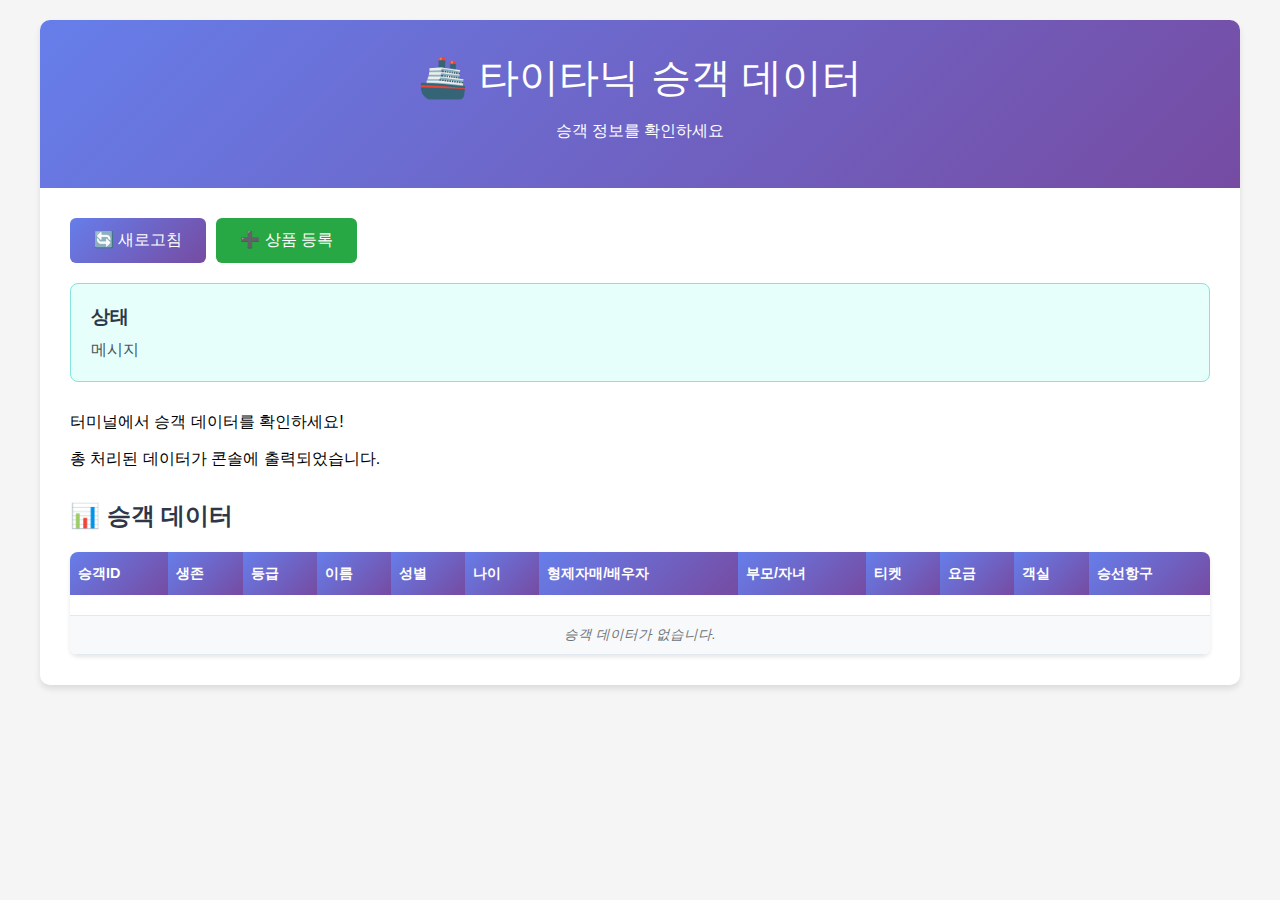
<file: src/main/resources/templates/user/list.html>
<!DOCTYPE html>
<html lang="ko" xmlns:th="http://www.thymeleaf.org">

<head>
    <meta charset="UTF-8">
    <meta name="viewport" content="width=device-width, initial-scale=1.0">
    <title>상품 목록</title>
    <style>
        body {
            font-family: 'Segoe UI', Tahoma, Geneva, Verdana, sans-serif;
            margin: 0;
            padding: 20px;
            background-color: #f5f5f5;
        }

        .container {
            max-width: 1200px;
            margin: 0 auto;
            background: white;
            border-radius: 10px;
            box-shadow: 0 4px 6px rgba(0, 0, 0, 0.1);
            overflow: hidden;
        }

        .header {
            background: linear-gradient(135deg, #667eea 0%, #764ba2 100%);
            color: white;
            padding: 30px;
            text-align: center;
        }

        .header h1 {
            margin: 0;
            font-size: 2.5em;
            font-weight: 300;
        }

        .content {
            padding: 30px;
        }

        .message {
            background: #e6fffa;
            border: 1px solid #81e6d9;
            border-radius: 8px;
            padding: 20px;
            margin-bottom: 30px;
        }

        .message h3 {
            margin: 0 0 10px 0;
            color: #2d3748;
        }

        .message p {
            margin: 0;
            color: #4a5568;
        }

        .success {
            background: #f0fff4;
            border-color: #68d391;
        }

        .error {
            background: #fed7d7;
            border-color: #fc8181;
        }

        .btn-group {
            display: flex;
            gap: 10px;
            margin-bottom: 20px;
        }

        .btn {
            padding: 12px 24px;
            border: none;
            border-radius: 6px;
            cursor: pointer;
            font-size: 16px;
            font-weight: 500;
            text-decoration: none;
            display: inline-block;
            text-align: center;
            transition: transform 0.2s;
        }

        .btn:hover {
            transform: translateY(-2px);
        }

        .btn-primary {
            background: linear-gradient(135deg, #667eea 0%, #764ba2 100%);
            color: white;
        }

        .btn-secondary {
            background: #6c757d;
            color: white;
        }

        .btn-success {
            background: #28a745;
            color: white;
        }

        .data-section {
            margin-top: 30px;
        }

        .data-section h3 {
            color: #2d3748;
            margin-bottom: 20px;
            font-size: 1.5em;
        }

        .table-container {
            overflow-x: auto;
            border-radius: 8px;
            box-shadow: 0 2px 4px rgba(0, 0, 0, 0.1);
        }

        .data-table {
            width: 100%;
            border-collapse: collapse;
            background: white;
        }

        .data-table th {
            background: linear-gradient(135deg, #667eea 0%, #764ba2 100%);
            color: white;
            padding: 12px 8px;
            text-align: left;
            font-weight: 600;
            font-size: 0.9em;
        }

        .data-table td {
            padding: 10px 8px;
            border-bottom: 1px solid #e2e8f0;
            font-size: 0.85em;
        }

        .data-table tr:hover {
            background-color: #f7fafc;
        }

        .data-table tr:nth-child(even) {
            background-color: #f8f9fa;
        }

        .action-buttons {
            display: flex;
            gap: 5px;
        }

        .btn-small {
            padding: 6px 12px;
            font-size: 12px;
            border-radius: 4px;
        }

        .btn-info {
            background: #17a2b8;
            color: white;
        }

        .btn-warning {
            background: #ffc107;
            color: #212529;
        }

        .btn-danger {
            background: #dc3545;
            color: white;
        }

        .no-data {
            text-align: center;
            padding: 40px;
            color: #6c757d;
            font-style: italic;
        }
    </style>
</head>

<body>
    <div class="container">
        <div class="header">
            <h1>🚢 타이타닉 승객 데이터</h1>
            <p>승객 정보를 확인하세요</p>
        </div>

        <div class="content">
            <div class="btn-group">
                <button class="btn btn-primary" onclick="location.reload()">🔄 새로고침</button>
                <a href="/products" class="btn btn-success">➕ 상품 등록</a>
            </div>

            <div class="message" th:classappend="${messenger.code == 0 ? 'success' : 'error'}">
                <h3 th:text="${messenger.code == 0 ? '✅ 성공' : '❌ 오류'}">상태</h3>
                <p th:text="${messenger.message}">메시지</p>
            </div>

            <div th:if="${messenger.code == 0}">
                <p>터미널에서 승객 데이터를 확인하세요!</p>
                <p>총 처리된 데이터가 콘솔에 출력되었습니다.</p>

                <!-- 승객 데이터 테이블 -->
                <div class="data-section">
                    <h3>📊 승객 데이터</h3>
                    <div class="table-container">
                        <table class="data-table">
                            <thead>
                                <tr>
                                    <th>승객ID</th>
                                    <th>생존</th>
                                    <th>등급</th>
                                    <th>이름</th>
                                    <th>성별</th>
                                    <th>나이</th>
                                    <th>형제자매/배우자</th>
                                    <th>부모/자녀</th>
                                    <th>티켓</th>
                                    <th>요금</th>
                                    <th>객실</th>
                                    <th>승선항구</th>
                                </tr>
                            </thead>
                            <tbody>
                                <tr th:each="user : ${users}">
                                    <td th:text="${user.passengerId}"></td>
                                    <td th:text="${user.survived}"></td>
                                    <td th:text="${user.pclass}"></td>
                                    <td th:text="${user.name}"></td>
                                    <td th:text="${user.gender}"></td>
                                    <td th:text="${user.age}"></td>
                                    <td th:text="${user.sibSp}"></td>
                                    <td th:text="${user.parch}"></td>
                                    <td th:text="${user.ticket}"></td>
                                    <td th:text="${user.fare}"></td>
                                    <td th:text="${user.cabin}"></td>
                                    <td th:text="${user.embarked}"></td>
                                </tr>
                                <tr th:if="${users == null or users.isEmpty()}">
                                    <td colspan="12" class="no-data">승객 데이터가 없습니다.</td>
                                </tr>
                            </tbody>
                        </table>
                    </div>
                </div>
            </div>
        </div>
    </div>
</body>

</html>
</file>
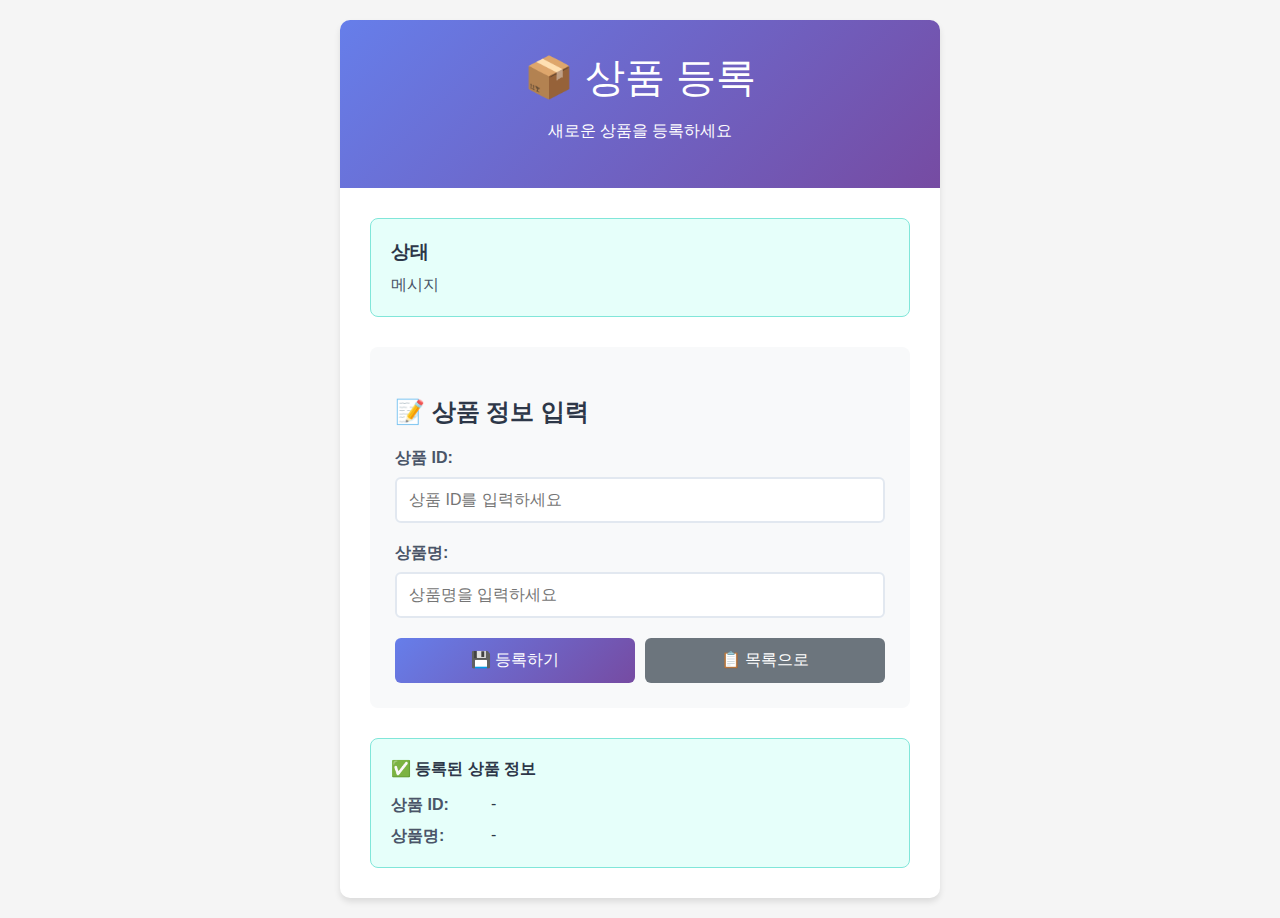
<file: src/main/resources/templates/user/save.html>
<!DOCTYPE html>
<html lang="ko" xmlns:th="http://www.thymeleaf.org">

<head>
    <meta charset="UTF-8">
    <meta name="viewport" content="width=device-width, initial-scale=1.0">
    <title>상품 등록</title>
    <style>
        body {
            font-family: 'Segoe UI', Tahoma, Geneva, Verdana, sans-serif;
            margin: 0;
            padding: 20px;
            background-color: #f5f5f5;
        }

        .container {
            max-width: 600px;
            margin: 0 auto;
            background: white;
            border-radius: 10px;
            box-shadow: 0 4px 6px rgba(0, 0, 0, 0.1);
            overflow: hidden;
        }

        .header {
            background: linear-gradient(135deg, #667eea 0%, #764ba2 100%);
            color: white;
            padding: 30px;
            text-align: center;
        }

        .header h1 {
            margin: 0;
            font-size: 2.5em;
            font-weight: 300;
        }

        .content {
            padding: 30px;
        }

        .message {
            background: #e6fffa;
            border: 1px solid #81e6d9;
            border-radius: 8px;
            padding: 20px;
            margin-bottom: 30px;
        }

        .message h3 {
            margin: 0 0 10px 0;
            color: #2d3748;
        }

        .message p {
            margin: 0;
            color: #4a5568;
        }

        .success {
            background: #f0fff4;
            border-color: #68d391;
        }

        .error {
            background: #fed7d7;
            border-color: #fc8181;
        }

        .form-section {
            background: #f8f9fa;
            border-radius: 8px;
            padding: 25px;
            margin-bottom: 30px;
        }

        .form-section h3 {
            color: #2d3748;
            margin-bottom: 20px;
            font-size: 1.5em;
        }

        .form-group {
            margin-bottom: 20px;
        }

        .form-group label {
            display: block;
            font-weight: 600;
            color: #4a5568;
            margin-bottom: 8px;
        }

        .form-group input {
            width: 100%;
            padding: 12px;
            border: 2px solid #e2e8f0;
            border-radius: 6px;
            font-size: 16px;
            transition: border-color 0.2s;
            box-sizing: border-box;
        }

        .form-group input:focus {
            outline: none;
            border-color: #667eea;
        }

        .btn-group {
            display: flex;
            gap: 10px;
            margin-top: 20px;
        }

        .btn {
            padding: 12px 24px;
            border: none;
            border-radius: 6px;
            cursor: pointer;
            font-size: 16px;
            font-weight: 500;
            text-decoration: none;
            display: inline-block;
            text-align: center;
            transition: transform 0.2s;
            flex: 1;
        }

        .btn:hover {
            transform: translateY(-2px);
        }

        .btn-primary {
            background: linear-gradient(135deg, #667eea 0%, #764ba2 100%);
            color: white;
        }

        .btn-secondary {
            background: #6c757d;
            color: white;
        }

        .product-info {
            background: #e6fffa;
            border: 1px solid #81e6d9;
            border-radius: 8px;
            padding: 20px;
            margin-top: 20px;
        }

        .product-info h4 {
            margin: 0 0 15px 0;
            color: #2d3748;
        }

        .info-row {
            display: flex;
            margin-bottom: 10px;
        }

        .info-row:last-child {
            margin-bottom: 0;
        }

        .info-label {
            font-weight: 600;
            color: #4a5568;
            width: 100px;
            flex-shrink: 0;
        }

        .info-value {
            color: #2d3748;
            flex: 1;
        }
    </style>
</head>

<body>
    <div class="container">
        <div class="header">
            <h1>📦 상품 등록</h1>
            <p>새로운 상품을 등록하세요</p>
        </div>

        <div class="content">
            <div class="message" th:classappend="${messenger.code == 0 ? 'success' : 'error'}">
                <h3 th:text="${messenger.code == 0 ? '✅ 등록 성공' : '❌ 등록 실패'}">상태</h3>
                <p th:text="${messenger.message}">메시지</p>
            </div>

            <div class="form-section">
                <h3>📝 상품 정보 입력</h3>
                <form action="/products" method="post">
                    <div class="form-group">
                        <label for="productId">상품 ID:</label>
                        <input type="text" id="productId" name="productId" placeholder="상품 ID를 입력하세요" required>
                    </div>

                    <div class="form-group">
                        <label for="productName">상품명:</label>
                        <input type="text" id="productName" name="productName" placeholder="상품명을 입력하세요" required>
                    </div>

                    <div class="btn-group">
                        <button type="submit" class="btn btn-primary">💾 등록하기</button>
                        <a href="/products" class="btn btn-secondary">📋 목록으로</a>
                    </div>
                </form>
            </div>

            <div th:if="${messenger.code == 0 && product != null}" class="product-info">
                <h4>✅ 등록된 상품 정보</h4>
                <div class="info-row">
                    <div class="info-label">상품 ID:</div>
                    <div class="info-value" th:text="${product.productId}">-</div>
                </div>
                <div class="info-row">
                    <div class="info-label">상품명:</div>
                    <div class="info-value" th:text="${product.productName}">-</div>
                </div>
            </div>
        </div>
    </div>
</body>

</html>
</file>
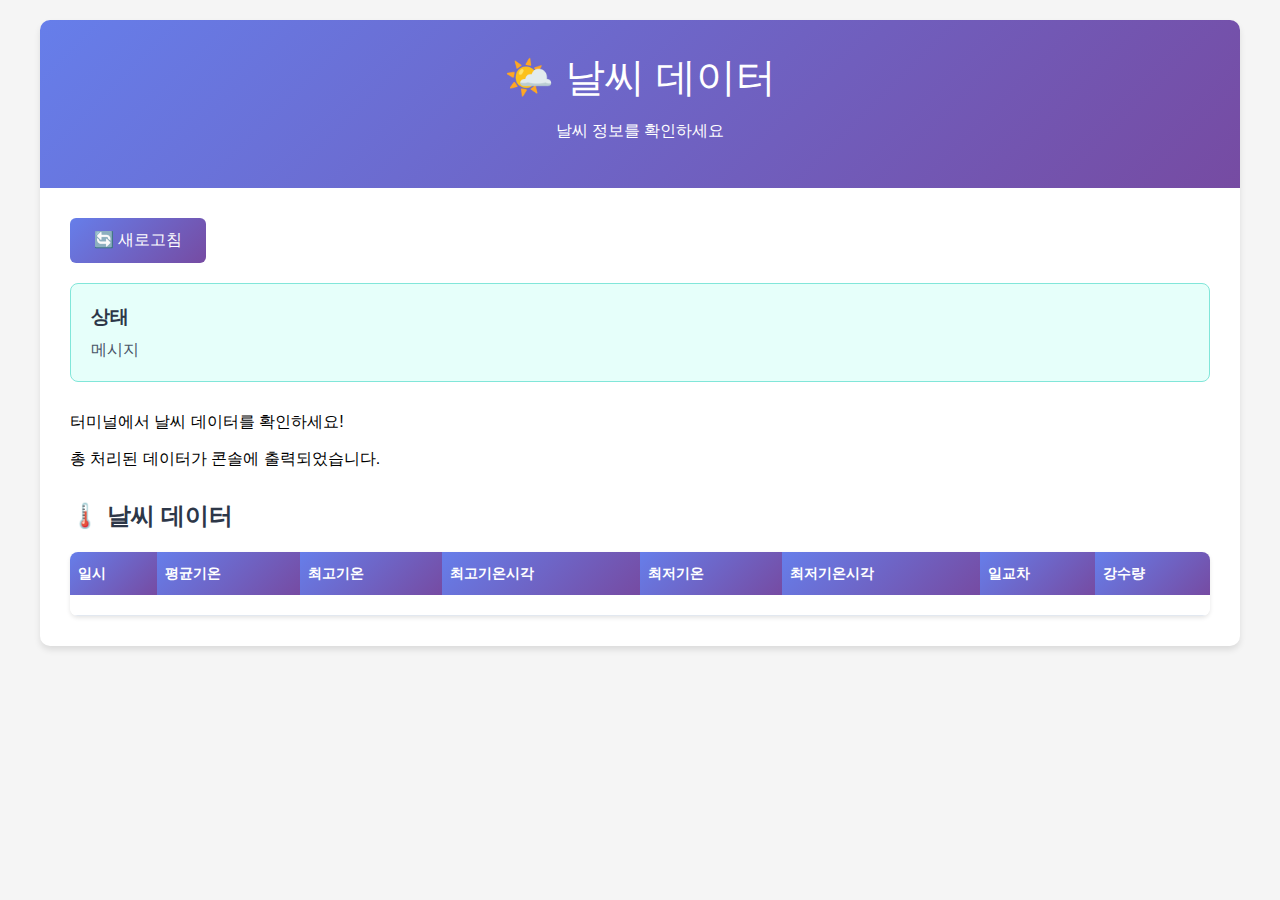
<file: src/main/resources/templates/weather/list.html>
<!DOCTYPE html>
<html lang="ko" xmlns:th="http://www.thymeleaf.org">

<head>
    <meta charset="UTF-8">
    <meta name="viewport" content="width=device-width, initial-scale=1.0">
    <title>날씨 데이터</title>
    <style>
        body {
            font-family: 'Segoe UI', Tahoma, Geneva, Verdana, sans-serif;
            margin: 0;
            padding: 20px;
            background-color: #f5f5f5;
        }

        .container {
            max-width: 1200px;
            margin: 0 auto;
            background: white;
            border-radius: 10px;
            box-shadow: 0 4px 6px rgba(0, 0, 0, 0.1);
            overflow: hidden;
        }

        .header {
            background: linear-gradient(135deg, #667eea 0%, #764ba2 100%);
            color: white;
            padding: 30px;
            text-align: center;
        }

        .header h1 {
            margin: 0;
            font-size: 2.5em;
            font-weight: 300;
        }

        .content {
            padding: 30px;
        }

        .message {
            background: #e6fffa;
            border: 1px solid #81e6d9;
            border-radius: 8px;
            padding: 20px;
            margin-bottom: 30px;
        }

        .message h3 {
            margin: 0 0 10px 0;
            color: #2d3748;
        }

        .message p {
            margin: 0;
            color: #4a5568;
        }

        .success {
            background: #f0fff4;
            border-color: #68d391;
        }

        .error {
            background: #fed7d7;
            border-color: #fc8181;
        }

        .refresh-btn {
            background: linear-gradient(135deg, #667eea 0%, #764ba2 100%);
            color: white;
            border: none;
            padding: 12px 24px;
            border-radius: 6px;
            cursor: pointer;
            font-size: 16px;
            font-weight: 500;
            margin-bottom: 20px;
            transition: transform 0.2s;
        }

        .refresh-btn:hover {
            transform: translateY(-2px);
        }

        .data-section {
            margin-top: 30px;
        }

        .data-section h3 {
            color: #2d3748;
            margin-bottom: 20px;
            font-size: 1.5em;
        }

        .table-container {
            overflow-x: auto;
            border-radius: 8px;
            box-shadow: 0 2px 4px rgba(0, 0, 0, 0.1);
        }

        .data-table {
            width: 100%;
            border-collapse: collapse;
            background: white;
        }

        .data-table th {
            background: linear-gradient(135deg, #667eea 0%, #764ba2 100%);
            color: white;
            padding: 12px 8px;
            text-align: left;
            font-weight: 600;
            font-size: 0.9em;
        }

        .data-table td {
            padding: 10px 8px;
            border-bottom: 1px solid #e2e8f0;
            font-size: 0.85em;
        }

        .data-table tr:hover {
            background-color: #f7fafc;
        }

        .data-table tr:nth-child(even) {
            background-color: #f8f9fa;
        }
    </style>
</head>

<body>
    <div class="container">
        <div class="header">
            <h1>🌤️ 날씨 데이터</h1>
            <p>날씨 정보를 확인하세요</p>
        </div>

        <div class="content">
            <button class="refresh-btn" onclick="location.reload()">🔄 새로고침</button>

            <div class="message" th:classappend="${messenger.code == 0 ? 'success' : 'error'}">
                <h3 th:text="${messenger.code == 0 ? '✅ 성공' : '❌ 오류'}">상태</h3>
                <p th:text="${messenger.message}">메시지</p>
            </div>

            <div th:if="${messenger.code == 0}">
                <p>터미널에서 날씨 데이터를 확인하세요!</p>
                <p>총 처리된 데이터가 콘솔에 출력되었습니다.</p>

                <!-- 날씨 데이터 테이블 -->
                <div class="data-section">
                    <h3>🌡️ 날씨 데이터</h3>
                    <div class="table-container">
                        <table class="data-table">
                            <thead>
                                <tr>
                                    <th>일시</th>
                                    <th>평균기온</th>
                                    <th>최고기온</th>
                                    <th>최고기온시각</th>
                                    <th>최저기온</th>
                                    <th>최저기온시각</th>
                                    <th>일교차</th>
                                    <th>강수량</th>
                                </tr>
                            </thead>
                            <tbody>
                                <tr th:each="weather : ${weatherList}">
                                    <td th:text="${weather.date}"></td>
                                    <td th:text="${weather.avgTemp} + '℃'"></td>
                                    <td th:text="${weather.maxTemp} + '℃'"></td>
                                    <td th:text="${weather.maxTempTime}"></td>
                                    <td th:text="${weather.minTemp} + '℃'"></td>
                                    <td th:text="${weather.minTempTime}"></td>
                                    <td th:text="${weather.tempRange} + '℃'"></td>
                                    <td th:text="${weather.precipitation} + 'mm'"></td>
                                </tr>
                            </tbody>
                        </table>
                    </div>
                </div>
            </div>
        </div>
    </div>
</body>

</html>
</file>
